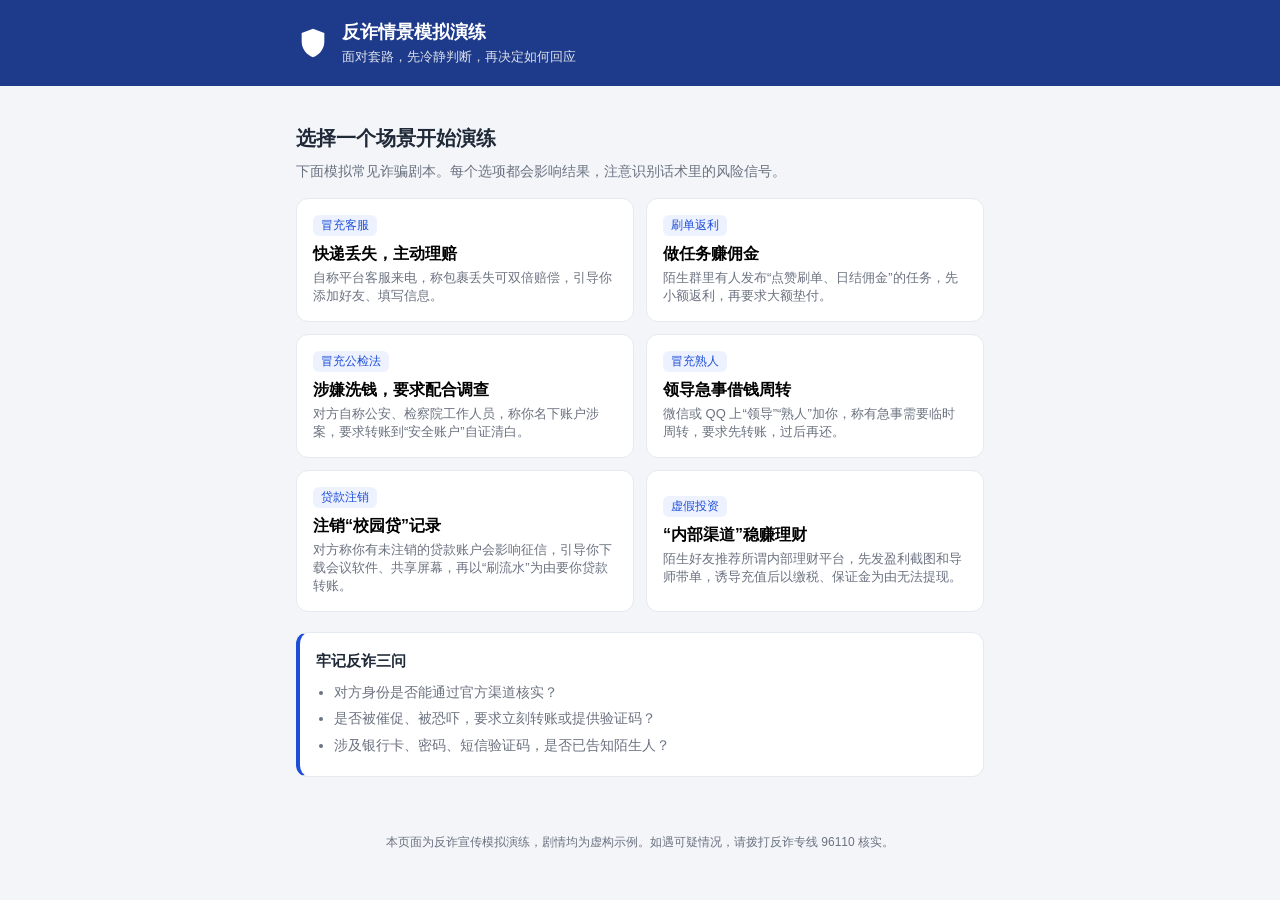
<file: index.html>
<!DOCTYPE html>
<html lang="zh-CN">
<head>
  <meta charset="UTF-8">
  <meta name="viewport" content="width=device-width, initial-scale=1.0">
  <title>反诈情景模拟演练</title>
  <link rel="icon" href="data:image/svg+xml,%3Csvg xmlns='http://www.w3.org/2000/svg' viewBox='0 0 24 24'%3E%3Cpath fill='%231d4ed8' d='M12 2 4 5v6c0 5 3.4 9.7 8 11 4.6-1.3 8-6 8-11V5l-8-3z'/%3E%3C/svg%3E">
  <link rel="stylesheet" href="css/style.css">
</head>
<body>

  <!-- 顶部栏 -->
  <header class="topbar">
    <div class="topbar-inner">
      <svg class="shield-icon" viewBox="0 0 24 24" aria-hidden="true">
        <path d="M12 2 4 5v6c0 5 3.4 9.7 8 11 4.6-1.3 8-6 8-11V5l-8-3z" fill="currentColor"/>
      </svg>
      <div>
        <h1 class="app-title">反诈情景模拟演练</h1>
        <p class="app-sub">面对套路，先冷静判断，再决定如何回应</p>
      </div>
    </div>
  </header>

  <main class="container">

    <!-- ===== 视图：剧本选择首页 ===== -->
    <section id="view-home" class="view">
      <div class="hero">
        <h2>选择一个场景开始演练</h2>
        <p>下面模拟常见诈骗剧本。每个选项都会影响结果，注意识别话术里的风险信号。</p>
      </div>
      <div id="scene-list" class="scene-grid"><!-- JS 渲染剧本卡片 --></div>
      <div class="tips-panel">
        <h3>牢记反诈三问</h3>
        <ul>
          <li>对方身份是否能通过官方渠道核实？</li>
          <li>是否被催促、被恐吓，要求立刻转账或提供验证码？</li>
          <li>涉及银行卡、密码、短信验证码，是否已告知陌生人？</li>
        </ul>
      </div>
    </section>

    <!-- ===== 视图：对话演练 ===== -->
    <section id="view-chat" class="view hidden">
      <div class="chat-head">
        <button id="btn-back" class="ghost-btn" type="button">← 返回场景</button>
        <div class="chat-title">
          <span id="chat-scene-name"></span>
        </div>
        <div class="score-box">得分 <strong id="score">0</strong></div>
      </div>

      <div id="chat-box" class="chat-box" aria-live="polite"></div>
      <div id="choice-box" class="choice-box"></div>
    </section>

    <!-- ===== 视图：结局总结 ===== -->
    <section id="view-end" class="view hidden">
      <div class="end-card">
        <div id="end-badge" class="end-badge"></div>
        <h2 id="end-title"></h2>
        <p id="end-text" class="end-text"></p>
        <div id="end-tip" class="end-tip"></div>
        <div class="end-actions">
          <button id="btn-retry" class="primary-btn" type="button">再练一次</button>
          <button id="btn-home" class="ghost-btn" type="button">返回场景列表</button>
        </div>
      </div>
    </section>

  </main>

  <footer class="footer">
    <p>本页面为反诈宣传模拟演练，剧情均为虚构示例。如遇可疑情况，请拨打反诈专线 96110 核实。</p>
  </footer>

  <script src="js/story.js"></script>
  <script src="js/main.js"></script>
</body>
</html>
</file>
<file: css/style.css>
/* ===== 基础重置 ===== */
* { box-sizing: border-box; margin: 0; padding: 0; }

:root {
  --blue: #1d4ed8;
  --blue-dark: #1e3a8a;
  --red: #dc2626;
  --green: #16a34a;
  --bg: #f3f5f9;
  --card: #ffffff;
  --line: #e5e9f0;
  --text: #1f2937;
  --text-sub: #6b7280;
  --radius: 12px;
}

html, body { height: 100%; }

body {
  font-family: -apple-system, BlinkMacSystemFont, "Segoe UI", "PingFang SC",
    "Hiragino Sans GB", "Microsoft YaHei", sans-serif;
  background: var(--bg);
  color: var(--text);
  line-height: 1.6;
}

button { font-family: inherit; }

.container {
  max-width: 720px;
  margin: 0 auto;
  padding: 16px;
}

.hidden { display: none !important; }

/* ===== 顶部栏 ===== */
.topbar {
  background: var(--blue-dark);
  color: #fff;
}
.topbar-inner {
  max-width: 720px;
  margin: 0 auto;
  padding: 18px 16px;
  display: flex;
  align-items: center;
  gap: 12px;
}
.shield-icon {
  width: 34px;
  height: 34px;
  flex: none;
}
.app-title { font-size: 18px; font-weight: 700; }
.app-sub { font-size: 13px; opacity: 0.85; }

/* ===== 首页 ===== */
.hero {
  margin: 20px 0 16px;
}
.hero h2 { font-size: 20px; margin-bottom: 6px; }
.hero p { font-size: 14px; color: var(--text-sub); }

.scene-grid {
  display: grid;
  grid-template-columns: 1fr;
  gap: 12px;
}

.scene-card {
  background: var(--card);
  border: 1px solid var(--line);
  border-radius: var(--radius);
  padding: 16px;
  text-align: left;
  cursor: pointer;
  transition: border-color .15s, transform .15s;
}
.scene-card:hover { border-color: var(--blue); }
.scene-card:active { transform: scale(0.99); }

.scene-card .tag {
  display: inline-block;
  font-size: 12px;
  color: var(--blue);
  background: #eef2ff;
  border-radius: 6px;
  padding: 2px 8px;
  margin-bottom: 8px;
}
.scene-card h3 { font-size: 16px; margin-bottom: 4px; }
.scene-card p { font-size: 13px; color: var(--text-sub); }

.tips-panel {
  margin-top: 20px;
  background: var(--card);
  border: 1px solid var(--line);
  border-left: 4px solid var(--blue);
  border-radius: var(--radius);
  padding: 16px;
}
.tips-panel h3 { font-size: 15px; margin-bottom: 8px; }
.tips-panel ul { padding-left: 18px; font-size: 14px; color: var(--text-sub); }
.tips-panel li { margin: 4px 0; }

/* ===== 聊天视图 ===== */
.chat-head {
  display: flex;
  align-items: center;
  justify-content: space-between;
  gap: 10px;
  margin: 16px 0 12px;
}
.chat-title { font-weight: 700; font-size: 15px; }
.score-box {
  font-size: 13px;
  color: var(--text-sub);
  background: var(--card);
  border: 1px solid var(--line);
  border-radius: 8px;
  padding: 4px 10px;
}
.score-box strong { color: var(--blue); }

.chat-box {
  background: var(--card);
  border: 1px solid var(--line);
  border-radius: var(--radius);
  padding: 16px;
  height: 52vh;
  min-height: 320px;
  overflow-y: auto;
  display: flex;
  flex-direction: column;
  gap: 12px;
}

.msg {
  max-width: 78%;
  padding: 10px 12px;
  border-radius: 10px;
  font-size: 14.5px;
  word-break: break-word;
}
.msg .msg-who {
  display: block;
  font-size: 12px;
  color: var(--text-sub);
  margin-bottom: 4px;
}

/* 骗子消息：右侧 */
.msg-scam {
  align-self: flex-end;
  background: #fef2f2;
  border: 1px solid #fecaca;
  border-top-right-radius: 4px;
}
.msg-scam .msg-who { color: var(--red); }

/* 系统/提示：左侧 */
.msg-system {
  align-self: flex-start;
  background: #f1f5f9;
  border: 1px solid var(--line);
  border-top-left-radius: 4px;
}
.msg-system .msg-who { color: var(--text-sub); }

/* 我方选择：左侧绿色 */
.msg-me {
  align-self: flex-start;
  background: #ecfdf5;
  border: 1px solid #bbf7d0;
  border-top-left-radius: 4px;
}
.msg-me .msg-who { color: var(--green); }

/* 打字光标 */
.cursor::after {
  content: "▍";
  color: var(--text-sub);
  animation: blink 1s steps(1) infinite;
}
@keyframes blink { 50% { opacity: 0; } }

/* ===== 选项按钮 ===== */
.choice-box {
  margin-top: 12px;
  display: flex;
  flex-direction: column;
  gap: 10px;
}
.choice-btn {
  background: var(--card);
  border: 1px solid var(--blue);
  color: var(--blue);
  border-radius: 10px;
  padding: 12px 14px;
  font-size: 15px;
  text-align: left;
  cursor: pointer;
}
.choice-btn:hover { background: #eef2ff; }
.choice-btn:disabled { cursor: not-allowed; opacity: 0.6; }

/* ===== 结局视图 ===== */
.end-card {
  background: var(--card);
  border: 1px solid var(--line);
  border-radius: var(--radius);
  padding: 24px 18px;
  margin-top: 24px;
  text-align: center;
}
.end-badge {
  width: 56px;
  height: 56px;
  margin: 0 auto 12px;
  border-radius: 50%;
  display: flex;
  align-items: center;
  justify-content: center;
}
.end-badge svg { width: 30px; height: 30px; }
.end-badge.good { background: #ecfdf5; }
.end-badge.bad { background: #fef2f2; }

.end-card h2 { font-size: 20px; margin-bottom: 8px; }
.end-text { font-size: 14.5px; color: var(--text-sub); margin-bottom: 14px; }

.end-tip {
  text-align: left;
  background: #f8fafc;
  border: 1px solid var(--line);
  border-radius: 10px;
  padding: 14px;
  font-size: 14px;
  margin-bottom: 18px;
}
.end-tip h3 { font-size: 14px; margin-bottom: 6px; }
.end-tip ul { padding-left: 18px; }
.end-tip li { margin: 4px 0; }

.end-actions {
  display: flex;
  gap: 10px;
  justify-content: center;
  flex-wrap: wrap;
}

/* ===== 按钮通用 ===== */
.primary-btn {
  background: var(--blue);
  color: #fff;
  border: none;
  border-radius: 10px;
  padding: 12px 20px;
  font-size: 15px;
  cursor: pointer;
}
.primary-btn:hover { background: var(--blue-dark); }

.ghost-btn {
  background: transparent;
  border: 1px solid var(--line);
  color: var(--text);
  border-radius: 10px;
  padding: 10px 16px;
  font-size: 14px;
  cursor: pointer;
}
.ghost-btn:hover { border-color: var(--blue); color: var(--blue); }

/* ===== 页脚 ===== */
.footer {
  max-width: 720px;
  margin: 24px auto 0;
  padding: 16px;
  font-size: 12px;
  color: var(--text-sub);
  text-align: center;
}

/* ===== 桌面端 ===== */
@media (min-width: 600px) {
  .scene-grid { grid-template-columns: repeat(2, 1fr); }
  .chat-box { height: 56vh; }
}
</file>
